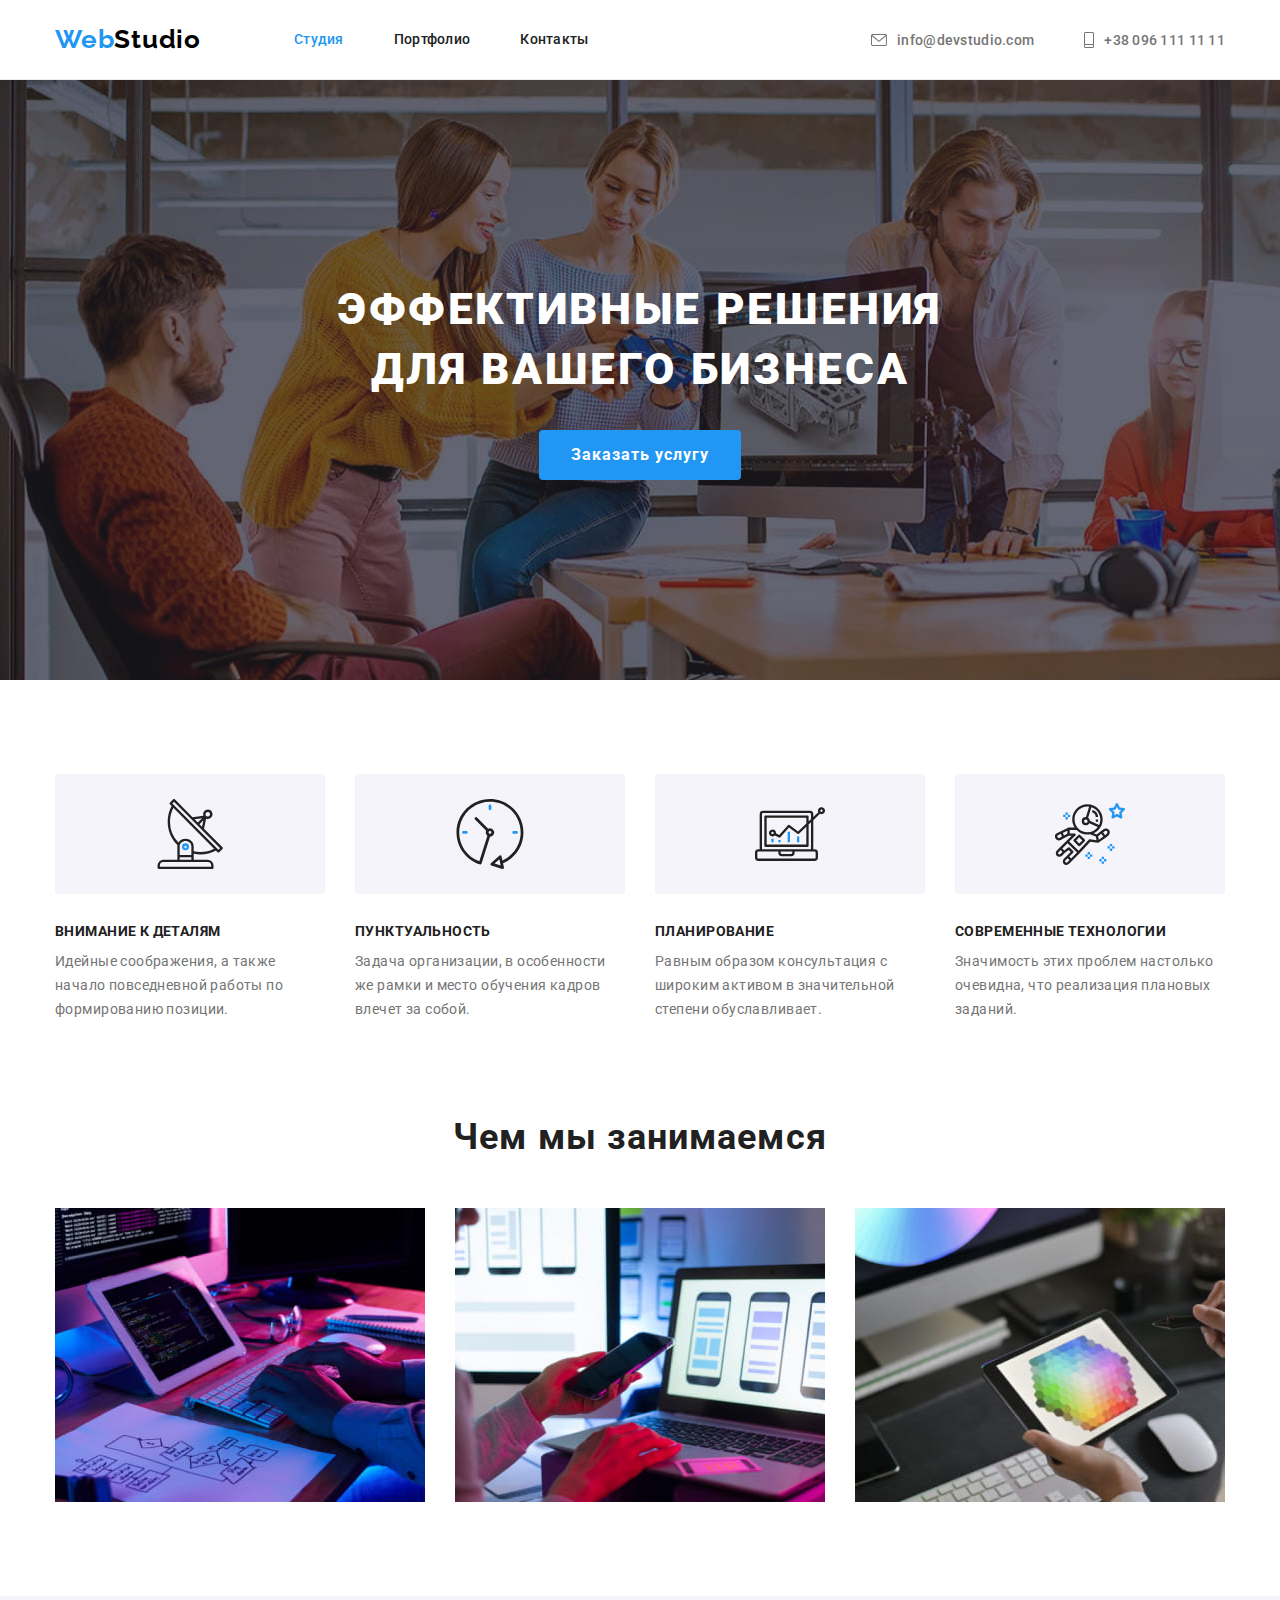
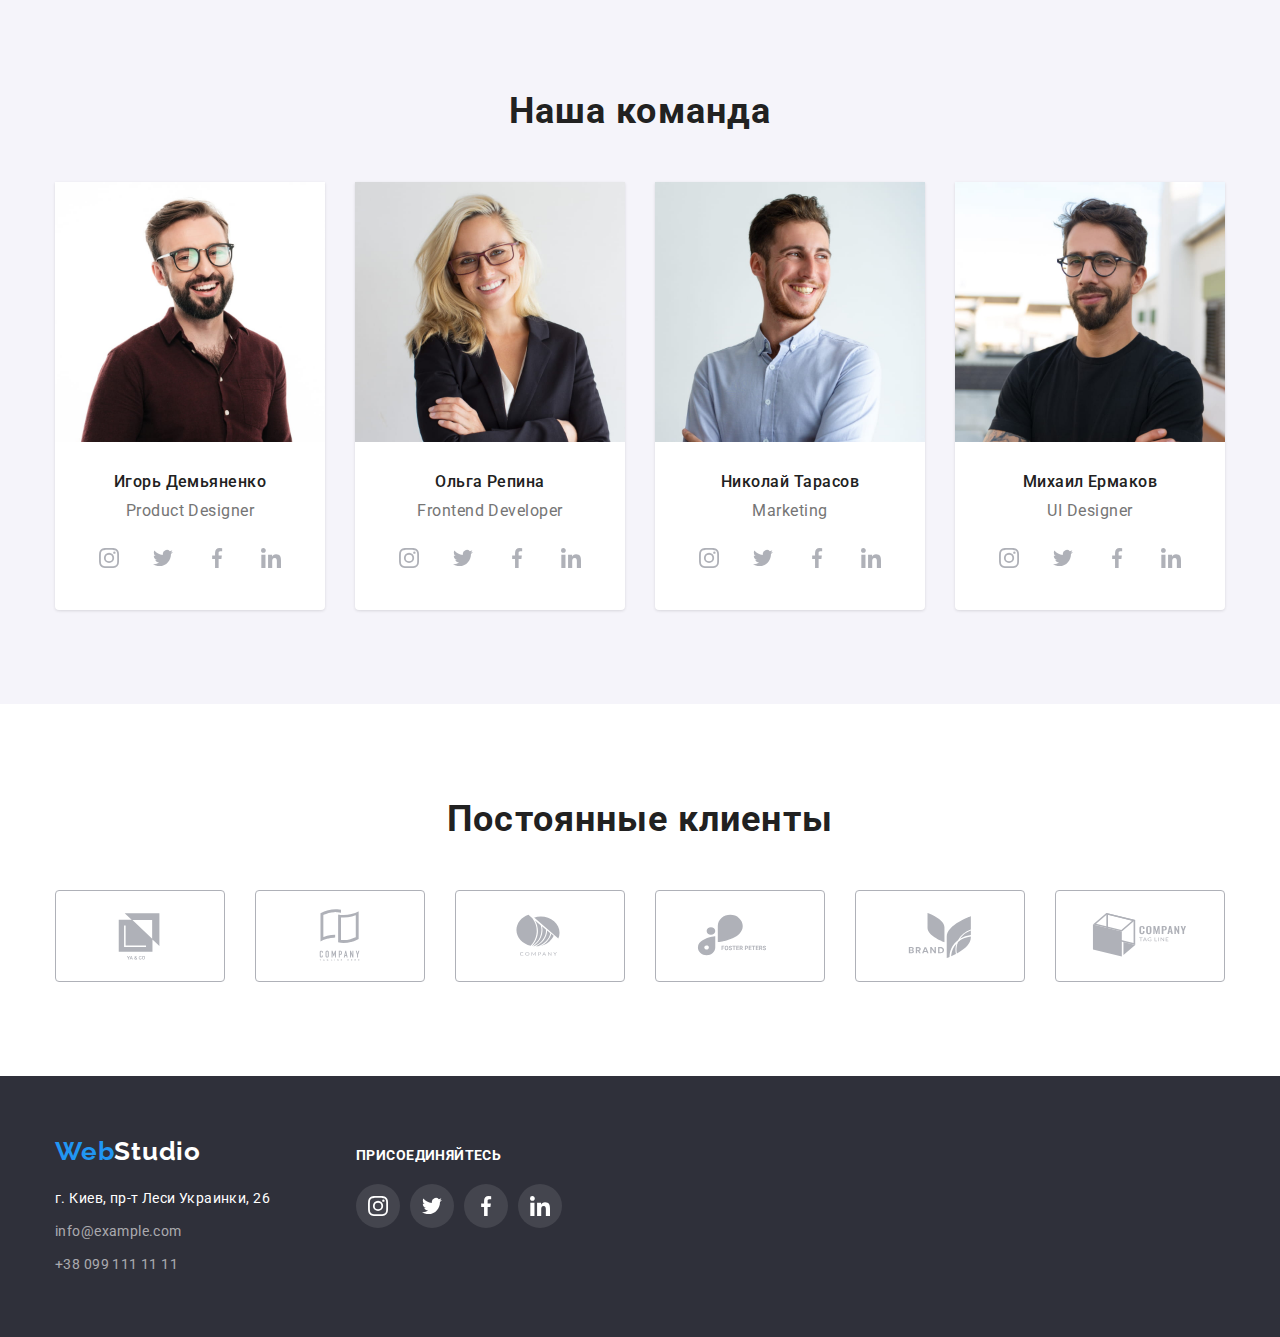
<file: index.html>
<!DOCTYPE html>
<html lang="ru">
<head>
  <meta charset="UTF-8">
  <meta http-equiv="X-UA-Compatible" content="IE=edge">
  <meta name="viewport" content="width=device-width, initial-scale=1.0">
  <title>WebStudio</title>
  <link rel="stylesheet" href="https://cdnjs.cloudflare.com/ajax/libs/modern-normalize/0.6.0/modern-normalize.min.css">
  <link
    href="https://fonts.googleapis.com/css2?family=Raleway:wght@700&family=Roboto:wght@400;500;700;900&display=swap"
    rel="stylesheet">
  <link rel="stylesheet" href="./css/styles.css">

</head>

<body>

  <!--шапка сайта-->
  <header>
    <div class="container">
      <nav>
        <a href="./index.html" class="logo"><span class="web">Web</span>Studio</a>

        <ul class="site-nav list">
          <li class="item"><a href="./index.html" class="link active">Студия</a></li>
          <li class="item"><a href="./portfolio.html" class="link">Портфолио</a></li>
          <li class="item"><a href="#" class="link">Контакты</a></li>
        </ul>

      </nav>
      <ul class="contacts-header list">
        <li class="item">
          <a href="mailto:info@devstudio.com" class="contact-email">
            <svg class="email-icon" width="16" height="12">
              <use href="./images/sprite.svg#envelope"></use>
            </svg>
            info@devstudio.com
          </a>
        </li>
        <li class="item">
          <a href="tel:+380961111111" class="contact-tel">
            <svg class="tel-icon" width="10" height="16">
              <use href="./images/sprite.svg#mobile"></use>
            </svg>
            +38 096 111 11 11</a>
        </li>
      </ul>
    </div>

  </header>

  <main>

    <!--Герой-->
    <section class="hero section">
      <div class="hero-container">
        <h1 class="hero-title">Эффективные решения <br> для вашего бизнеса</h1>
        <button type="button" class="main-button">Заказать услугу</button>
      </div>
    </section>

    <!--Про компанию-->
    <section class="about-company section">
      <div class="container">
        <h2 class="about-company-title visually-hidden">Про компанию</h2>
        <ul class="features-list list">
          <li class="item">
            <div class="feature-item-wrapper">
              <svg class="attention-icon" width="70" height="70">
                <use href="./images/sprite.svg#antenna"></use>
              </svg>
            </div>
            <h3 class="feature-title">Внимание к деталям</h3>
            <p>Идейные соображения, а также начало повседневной работы по формированию позиции.</p>
          </li>
          <li class="item">
            <div class="feature-item-wrapper">
              <svg class="punctuality-icon" width="70" height="70">
                <use href="./images/sprite.svg#clock"></use>
              </svg>
            </div>
            <h3 class="feature-title">Пунктуальность</h3>
            <p>Задача организации, в особенности же рамки и место обучения кадров влечет за собой.</p>
          </li>
          <li class="item">
            <div class="feature-item-wrapper">
              <svg class="planning-icon" width="70" height="70">
                <use href="./images/sprite.svg#diagram"></use>
              </svg>
            </div>
            <h3 class="feature-title">Планирование</h3>
            <p>Равным образом консультация с широким активом в значительной степени обуславливает.</p>
          </li>
          <li class="item">
            <div class="feature-item-wrapper">
              <svg class="technologies-icon" width="70" height="70">
                <use href="./images/sprite.svg#astronaut"></use>
              </svg>
            </div>
            <h3 class="feature-title">Современные технологии</h3>
            <p>Значимость этих проблем настолько очевидна, что реализация плановых заданий.</p>
          </li>
        </ul>
      </div>
    </section>

    <!-- чем занимается команда -->
    <section class="activity section">
      <div class="container">
        <h2 class="activity-title">Чем мы занимаемся</h2>
        <ul class="activity-list list">
          <li class="item"><img src="./images/pagination.jpg" alt="Вёрстка" width="370"></li>
          <li class="item"><img src="./images/stylization.jpg" alt="Стилизация" width="370"></li>
          <li class="item"><img src="./images/design.jpg" alt="Дизайн" width="370"></li>
        </ul>
      </div>
    </section>

    <!--Наша команда-->
    <section class="team section">
      <div class="container">
        <h2 class="team-title">Наша команда</h2>
        <ul class="team-list list">

          <li class="item">
            <img src="./images/productdesigner.jpg" lang="en" alt="Product Designer" width="270">
            <div class="team-descr">
              <h3 class="team-member">Игорь Демьяненко</h3>
              <p class="position" lang="en">Product Designer</p>

              <!-- list of icons -->
              <ul class="team-links-list">
                <li class="team-link-item">
                  <a href="" class="team-link">
                    <svg class="link-icon" width="20" height="20">
                    <use href="./images/sprite.svg#instagram"></use>
                    </svg>
                  </a>

                </li>
                <li class="team-link-item">
                  <a href="" class="team-link">
                    <svg class="link-icon" width="20" height="20">
                    <use href="./images/sprite.svg#twitter"></use>
                    </svg>
                  </a>

                </li>
                <li class="team-link-item">
                  <a href="" class="team-link">
                    <svg class="link-icon" width="20" height="20">
                    <use href="./images/sprite.svg#facebook"></use>
                    </svg>
                  </a>

                </li>
                <li class="team-link-item">
                  <a href="" class="team-link">
                    <svg class="link-icon" width="20" height="20">
                    <use href="./images/sprite.svg#linkedin"></use>
                    </svg>
                  </a>
                </li>
              </ul>
            </div>


          </li>
          <li class="item">
            <img src="./images/frontenddeveloper.jpg" lang="en" alt="Frontend Developer" width="270">
            <div class="team-descr">
              <h3 class="team-member">Ольга Репина</h3>
              <p class="position" lang="en">Frontend Developer</p>

              <!-- list of icons -->

              <ul class="team-links-list">
                <li class="team-link-item">
                  <a href="" class="team-link">
                    <svg class="link-icon" width="20" height="20">
                      <use href="./images/sprite.svg#instagram"></use>
                    </svg>
                  </a>

                </li>
                <li class="team-link-item">
                  <a href="" class="team-link">
                    <svg class="link-icon" width="20" height="20">
                      <use href="./images/sprite.svg#twitter"></use>
                    </svg>
                  </a>

                </li>
                <li class="team-link-item">
                  <a href="" class="team-link">
                    <svg class="link-icon" width="20" height="20">
                      <use href="./images/sprite.svg#facebook"></use>
                    </svg>
                  </a>

                </li>
                <li class="team-link-item">
                  <a href="" class="team-link">
                    <svg class="link-icon" width="20" height="20">
                      <use href="./images/sprite.svg#linkedin"></use>
                    </svg>
                  </a>
                </li>
              </ul>
            </div>

          </li>
          <li class="item">
            <img src="./images/marketing.jpg" lang="en" alt="Marketing" width="270">
            <div class="team-descr">
              <h3 class="team-member">Николай Тарасов</h3>
              <p class="position" lang="en">Marketing</p>

              <!-- list of icons -->

              <ul class="team-links-list">
                <li class="team-link-item">
                  <a href="" class="team-link">
                    <svg class="link-icon" width="20" height="20">
                      <use href="./images/sprite.svg#instagram"></use>
                    </svg>
                  </a>

                </li>
                <li class="team-link-item">
                  <a href="" class="team-link">
                    <svg class="link-icon" width="20" height="20">
                      <use href="./images/sprite.svg#twitter"></use>
                    </svg>
                  </a>

                </li>
                <li class="team-link-item">
                  <a href="" class="team-link">
                    <svg class="link-icon" width="20" height="20">
                      <use href="./images/sprite.svg#facebook"></use>
                    </svg>
                  </a>

                </li>
                <li class="team-link-item">
                  <a href="" class="team-link">
                    <svg class="link-icon" width="20" height="20">
                      <use href="./images/sprite.svg#linkedin"></use>
                    </svg>
                  </a>
                </li>
              </ul>
            </div>

          </li>
          <li class="item">
            <img src="./images/uidesigner.jpg" lang="en" alt="UI Designer" width="270">
            <div class="team-descr">
              <h3 class="team-member">Михаил Ермаков</h3>
              <p class="position" lang="en">UI Designer</p>

              <!-- list of icons -->

              <ul class="team-links-list">
                <li class="team-link-item">
                  <a href="" class="team-link">
                    <svg class="link-icon" width="20" height="20">
                      <use href="./images/sprite.svg#instagram"></use>
                    </svg>
                  </a>

                </li>
                <li class="team-link-item">
                  <a href="" class="team-link">
                    <svg class="link-icon" width="20" height="20">
                      <use href="./images/sprite.svg#twitter"></use>
                    </svg>
                  </a>

                </li>
                <li class="team-link-item">
                  <a href="" class="team-link">
                    <svg class="link-icon" width="20" height="20">
                      <use href="./images/sprite.svg#facebook"></use>
                    </svg>
                  </a>

                </li>
                <li class="team-link-item">
                  <a href="" class="team-link">
                    <svg class="link-icon" width="20" height="20">
                      <use href="./images/sprite.svg#linkedin"></use>
                    </svg>
                  </a>
                </li>
              </ul>
            </div>
          </li>
        </ul>
      </div>
    </section>

  </main>

<!-- regular customers -->
    <section class="customers section">
      <div class="container">
        <h2 class="customers-title">
          Постоянные клиенты
        </h2>
        <ul class="customers-list">

          <li class="customer-item">
            <a href="" class="customer-link">
              <svg class="customer-icon" width="106" height="60">
                <use href="./images/sprite.svg#client1"></use>
              </svg>
            </a>
          </li>

          <li class="customer-item">
            <a href="" class="customer-link">
              <svg class="customer-icon" width="106" height="60">
                <use href="./images/sprite.svg#client2"></use>
              </svg>
            </a>
          </li>

          <li class="customer-item">
            <a href="" class="customer-link">
              <svg class="customer-icon" width="106" height="60">
                <use href="./images/sprite.svg#client3"></use>
              </svg>
            </a>
          </li>

          <li class="customer-item">
            <a href="" class="customer-link">
              <svg class="customer-icon" width="106" height="60">
                <use href="./images/sprite.svg#client4"></use>
              </svg>
            </a>
          </li>

          <li class="customer-item">
            <a href="" class="customer-link">
              <svg class="customer-icon" width="106" height="60">
                <use href="./images/sprite.svg#client5"></use>
              </svg>
            </a>
          </li>

          <li class="customer-item">
            <a href="" class="customer-link">
              <svg class="customer-icon" width="106" height="60">
                <use href="./images/sprite.svg#client6"></use>
              </svg>
            </a>
          </li>

        </ul>
      </div>
    </section>


  <footer>
    <div class="container">
      <div class="contact-info">
        <a href="./index.html" class="footer-logo"><span class="web">Web</span>Studio</a>
        <address>
          <ul class="contacts list">
            <li><a href="#" class="physical-address">г. Киев, пр-т Леси Украинки, 26 </a></li>
            <li><a href="mailto:info@example.com" class="footer-email">info@example.com</a></li>
            <li><a href="tel:+380991111111" class="footer-tel">+38 099 111 11 11</a></li>
          </ul>
        </address>
      </div>

      <div class="join-us">
        <h2 class="join-us-title">присоединяйтесь</h2>
        <ul class="join-us-list">

          <li class="join-us-item">
            <a href="" class="join-us-link">
              <svg class="join-link-icon" width="20" height="20">
              <use href="./images/sprite.svg#instagram"></use>
              </svg>
            </a>

          </li>
          <li class="join-us-item">
            <a href="" class="join-us-link">
              <svg class="join-link-icon" width="20" height="20">
              <use href="./images/sprite.svg#twitter"></use>
              </svg>
            </a>

          </li>
          <li class="join-us-item">
            <a href="" class="join-us-link">
              <svg class="join-link-icon" width="20" height="20">
              <use href="./images/sprite.svg#facebook"></use>
              </svg>
            </a>

          </li>
          <li class="join-us-item">
            <a href="" class="join-us-link">
              <svg class="join-link-icon" width="20" height="20">
              <use href="./images/sprite.svg#linkedin"></use>
              </svg>
            </a>
          </li>
        </ul>
      </div>


    </div>

  </footer>
</body>
</html>
</file>
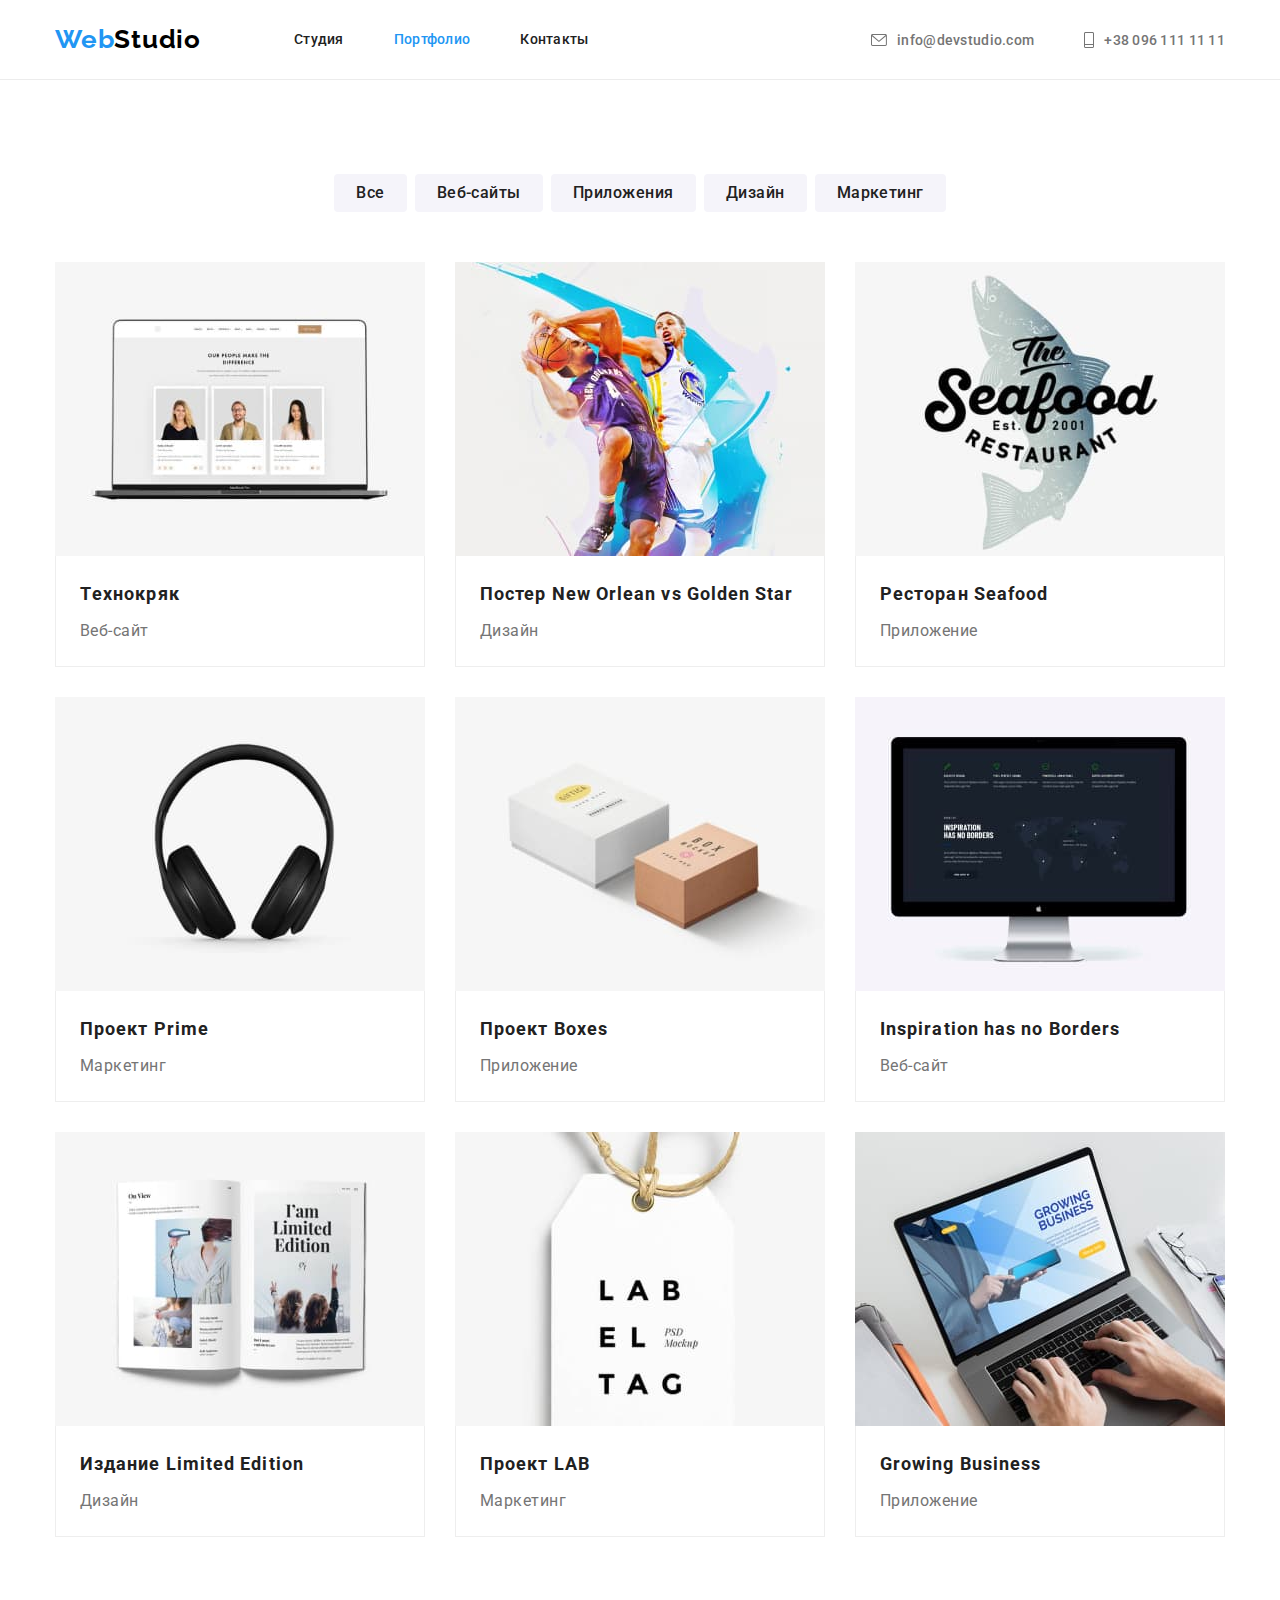
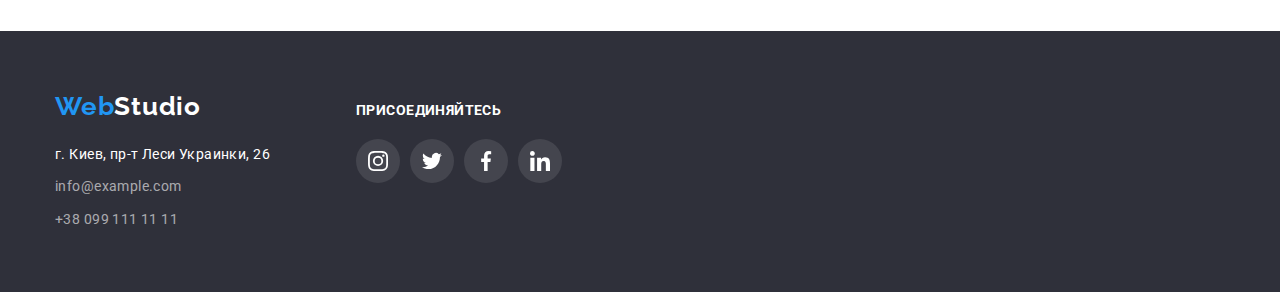
<file: portfolio.html>
<!DOCTYPE html>
<html lang="ru">

<head>
  <meta charset="UTF-8">
  <meta http-equiv="X-UA-Compatible" content="IE=edge">
  <meta name="viewport" content="width=device-width, initial-scale=1.0">
  <title>Portfolio</title>
  <link rel="stylesheet" href="https://cdnjs.cloudflare.com/ajax/libs/modern-normalize/0.6.0/modern-normalize.min.css">
  <link
    href="https://fonts.googleapis.com/css2?family=Raleway:wght@700&family=Roboto:wght@400;500;700;900&display=swap"
    rel="stylesheet">
  <link rel="stylesheet" href="./css/styles.css">
</head>

<body>

  <!--шапка сайта-->
  <header>
    <div class="container">
      <nav>
        <a href="./index.html" class="logo"><span class="web">Web</span>Studio</a>

        <ul class="site-nav list">
          <li class="item"><a href="./index.html" class="link">Студия</a></li>
          <li class="item"><a href="./portfolio.html" class="link active">Портфолио</a></li>
          <li class="item"><a href="#" class="link">Контакты</a></li>
        </ul>

      </nav>
      <ul class="contacts-header list">
        <li class="item">
          <a href="mailto:info@devstudio.com" class="contact-email">
            <svg class="email-icon" width="16" height="12">
              <use href="./images/sprite.svg#envelope"></use>
            </svg>
            info@devstudio.com
          </a>
        </li>
        <li class="item">
          <a href="tel:+380961111111" class="contact-tel">
            <svg class="tel-icon" width="10" height="16">
              <use href="./images/sprite.svg#mobile"></use>
            </svg>
            +38 096 111 11 11</a>
        </li>
      </ul>
    </div>

  </header>


  <!-- Портфолио -->
  <main>
    <section class="portfolio section">
      <h1 class="portfolio-title visually-hidden">Портфолио</h1>

    <!-- фильтр проектов -->

      <div class="container">
        <ul class="filter-list list">
          <li><button type="button" class="filter-button">Все</button></li>
          <li><button type="button" class="filter-button">Веб-сайты</button></li>
          <li><button type="button" class="filter-button">Приложения</button></li>
          <li><button type="button" class="filter-button">Дизайн</button></li>
          <li><button type="button" class="filter-button">Маркетинг</button></li>
        </ul>
      </div>

        <!-- список проектов -->
      <div class="project-list-container container">
        <ul class="project-list list">

          <li class="project-list-item">
            <a href="#" class="project-link">
              <img src="./images/portfolio/a.jpg" alt="technokryak">
              <div class="project-descr">
                <h2 class="project-name">Tехнокряк</h2>
                <p class="project-type">Веб-сайт</p>
              </div>
            </a>
          </li>

          <li class="project-list-item">
            <a href="#" class="project-link">
              <img src="./images/portfolio/b.jpg" alt="basketball">
              <div class="project-descr">
                <h2 class="project-name">Постер <span lang="en">New Orlean vs Golden Star</span></h2>
                <p class="project-type">Дизайн</p>
              </div>
            </a>
          </li>

          <li class="project-list-item">
            <a href="#" class="project-link">
              <img src="./images/portfolio/c.jpg" alt="logoseafood">
              <div class="project-descr">
                <h2 class="project-name">Ресторан <span lang="en">Seafood</span></h2>
                <p class="project-type">Приложение</p>
              </div>
            </a>
          </li>

          <li class="project-list-item">
            <a href="#" class="project-link">
              <img src="./images/portfolio/d.jpg" alt="headset">
              <div class="project-descr">
                <h2 class="project-name">Проект <span lang="en">Prime</span></h2>
                <p class="project-type">Маркетинг</p>
              </div>
            </a>
          </li>

          <li class="project-list-item">
            <a href="#" class="project-link">
              <img src="./images/portfolio/e.jpg" alt="box">
              <div class="project-descr">
                <h2 class="project-name">Проект <span lang="en"></span> Boxes</h2>
                <p class="project-type">Приложение</p>
              </div>
            </a>
          </li>

          <li class="project-list-item">
            <a href="#" class="project-link">
              <img src="./images/portfolio/f.jpg" alt="monitor">
              <div class="project-descr">
                <h2 class="project-name" lang="en">Inspiration has no Borders</h2>
                <p class="project-type">Веб-сайт</p>
              </div>
            </a>
          </li>

          <li class="project-list-item">
            <a href="#" class="project-link">
              <img src="./images/portfolio/g.jpg" alt="book">
              <div class="project-descr">
                <h2 class="project-name">Издание <span lang="en">Limited Edition</span></h2>
                <p class="project-type">Дизайн</p>
              </div>
            </a>
          </li>

          <li class="project-list-item">
            <a href="#" class="project-link">
              <img src="./images/portfolio/h.jpg" alt="label">
              <div class="project-descr">
                <h2 class="project-name">Проект <span lang="en">LAB</span></h2>
                <p class="project-type">Маркетинг</p>
              </div>
            </a>
          </li>

          <li class="project-list-item">
            <a href="#" class="project-link">
              <img src="./images/portfolio/i.jpg" alt="laptop">
              <div class="project-descr">
                <h2 class="project-name" lang="en">Growing Business</h2>
                <p class="project-type">Приложение</p>
              </div>
            </a>
          </li>
        </ul>
      </div>

    </section>
  </main>


  <!-- футер -->
  <footer>
    <div class="container">
      <div class="contact-info">
        <a href="./index.html" class="footer-logo"><span class="web">Web</span>Studio</a>
        <address>
          <ul class="contacts list">
            <li><a href="#" class="physical-address">г. Киев, пр-т Леси Украинки, 26 </a></li>
            <li><a href="mailto:info@example.com" class="footer-email">info@example.com</a></li>
            <li><a href="tel:+380991111111" class="footer-tel">+38 099 111 11 11</a></li>
          </ul>
        </address>
      </div>

      <div class="join-us">
        <h2 class="join-us-title">присоединяйтесь</h2>
        <ul class="join-us-list">

          <li class="join-us-item">
            <a href="" class="join-us-link">
              <svg class="join-link-icon" width="20" height="20">
                <use href="./images/sprite.svg#instagram"></use>
              </svg>
            </a>

          </li>
          <li class="join-us-item">
            <a href="" class="join-us-link">
              <svg class="join-link-icon" width="20" height="20">
                <use href="./images/sprite.svg#twitter"></use>
              </svg>
            </a>

          </li>
          <li class="join-us-item">
            <a href="" class="join-us-link">
              <svg class="join-link-icon" width="20" height="20">
                <use href="./images/sprite.svg#facebook"></use>
              </svg>
            </a>

          </li>
          <li class="join-us-item">
            <a href="" class="join-us-link">
              <svg class="join-link-icon" width="20" height="20">
                <use href="./images/sprite.svg#linkedin"></use>
              </svg>
            </a>
          </li>
        </ul>
      </div>
    </div>

  </footer>
</body>

</html>
</file>
<file: css/styles.css>
/* Палитра Цветов */

:root {
  --primary-text-color: #757575;
  --accent: #2196F3;
  --title-text-color: #212121;
  --site-nav-links-color: #212121;
  --footer-contacts-color: rgba(255, 255, 255, 0.6);
  --primary-background-color: #FFFFFF;
  --secondary-background-color: #F5F4FA;
  --add-background-color: #2F303A;
  --icon-primary-color: #AFB1B8
}

body {
  background-color: var(--primary-background-color);
  color: var(--primary-text-color);
  font-family: 'Roboto', sans-serif;
  font-weight: 400;
  font-size: 14px;
  line-height: 1.71;
  letter-spacing: 0.03em;
}

h1,h2,h3,h4,h5,h6,ul,li,p {
  margin: 0;
  padding: 0;
}

/* Шапка */

header {
  border-bottom: 1px solid #ECECEC;
}

.container {
  margin-left: auto;
  margin-right: auto;

  width: 1200px;
  padding-left: 15px;
  padding-right: 15px;
}

.section {
  padding: 94px 0;
}

header > .container {
  display: flex;
  justify-content: space-between;
  align-items: center;
}

header nav {
  display: flex;
  align-items: center;
}

.site-nav {
  display: flex;
}

header .contacts-header {
  display: flex;
}

.logo {
  padding-top: 24px;
  padding-bottom: 24px;
  margin-right: 93px;
  display: inline-block;

  color: #000000;

  font-family: 'Raleway';
  font-weight: 700;
  font-size: 26px;
  line-height: 1.2;
  letter-spacing: 0.03em;
  text-decoration: none;
}

.web {
  color: #2196F3;
}

.list {
  list-style: none;
}

.link,
.contact-email,
.contact-tel {
  display: block;
  text-decoration: none;
  padding-top: 20px;
  padding-bottom: 20px;
}

.contact-email {
  display: flex;
  align-items: center;
}

.email-icon {
  margin-right: 10px;
  fill: var(--primary-text-color);
}

.contact-tel {
  display: flex;
  align-items: center;
}

.tel-icon {
  margin-right: 10px;
  fill: var(--primary-text-color);
}


.link {
  color: var(--site-nav-links-color);
  font-weight: 500;
  font-size: 14px;
  line-height: 1.14;
  letter-spacing: 0.02em;
}

.site-nav .item + .item,
.contacts-header .item + .item {
  margin-left: 50px;
}

.active {
  color: var(--accent);
}

.contact-email,
.contact-tel {
  color: var(--primary-text-color);
  font-weight: 500;
  font-size: 14px;
  line-height: 16px;
  letter-spacing: 0.02em;
}

.link:hover,
.contact-email:hover,
.contact-tel:hover,
.link:focus,
.contact-email:focus,
.contact-tel:focus {
  color: var(--accent);
}

.contact-email:hover .email-icon,
.contact-tel:hover .tel-icon,
.contact-email:focus .email-icon,
.contact-tel:focus .tel-icon {
  fill: var(--accent);
}


/* страница Студия */
/* Герой */

.hero.section {
  padding: 0 0;
  /* background-color: var(--add-background-color); */

  text-align: center;
}

.hero-container {
  max-width: 1600px;
  margin-left: auto;
  margin-right: auto;
  padding-top: 200px;
  padding-bottom: 200px;
  background-color: var(--add-background-color);
  background-image:
    linear-gradient(to right,
      rgba(47, 48, 58, 0.4),
      rgba(47, 48, 58, 0.4)
      ),
    url(../images/herobcgrnd.jpg);
  background-size: cover;
  background-repeat: no-repeat;


}

button {
  position: center;
  font-family: inherit;
  cursor: pointer;
  border: none;
  border-radius: 4px;
}

button:hover,
button:focus {
  background-color: var(--accent);
  color: #ffffff;
}

.main-button {
  margin-left: auto;
  margin-right: auto;
  background: var(--accent);
  color: #FFFFFF;
  font-weight: 700;
  font-size: 16px;
  line-height: 1.88;
  letter-spacing: 0.06em;
  padding: 10px 32px;
}

.hero-title {
  margin-bottom: 30px;

  color: #FFFFFF;
  font-weight: 900;
  font-size: 44px;
  line-height: 1.36;
  text-align: center;
  letter-spacing: 0.06em;
  text-transform: uppercase;

}

/* Про компанию */



/* заголовки скрыты полностью. Неправильно, как правильно, расскажут позже, сделано для стиллизации */
/* .about-company-title,
.portfolio-title {
  display: none;
  visibility: hidden;
} */

.visually-hidden {
  position: absolute;
  width: 1px;
  height: 1px;
  margin: -1px;
  border: 0;
  padding: 0;
  clip: rect(0 0 0 0);
  overflow: hidden;
}

.feature-title {
  margin-bottom: 10px;
  color: var(--title-text-color);
  font-style: normal;
  font-weight: 700;
  font-size: 14px;
  line-height: 1.14;
  letter-spacing: 0.03em;
  text-transform: uppercase;
}

.features-list {
  display: flex;
  flex-wrap: wrap;
}


/* задает отступ справа всем элементам списка, кроме каждого 4го,
 начиная с 4го */
.features-list .item:not(.features-list .item:nth-child(4n + 4)) {
  margin-right: 30px;
}

.features-list > .item {
  width: calc((100% - 90px) / 4);
}

.feature-item-wrapper {
  width: 100%;
  height: 120px;
  margin-bottom: 30px;

  display: flex;
  justify-content: center;
  align-items: center;
  border-radius: 4px;
  background-color: var(--secondary-background-color);
}




/* Чем занимается команда */

.activity {
  padding-top: 0;
}

.activity-title,
.team-title,
.customers-title {
  margin-bottom: 50px;
  color: var(--title-text-color);
  font-weight: 700;
  font-size: 36px;
  line-height: 1.17;
  letter-spacing: 0.03em;
  text-align: center;
}



.activity-list {
  display: flex;
  flex-wrap: wrap;
}

.activity-list .item {
  width: calc((100% - 60px) / 3);
}


/* задает display:block картинке чтобы убрать нижний "отступ", чтобы картинка и li имели одинаковую высоту */
.activity-list img {
  display: block;
}


/* задает отступы справа всем элементам, кроме последнего */
.activity-list .item:not(:last-child) {
  margin-right: 30px;
}


/* Наша комарда */

.team {
  background-color: var(--secondary-background-color);
}

.team > .container {
  padding: 0 15px;
}



/* задает display:block картинке чтобы убрать нижний "отступ" */
.team-list img {
  display: block;
}

.team-list .item {
  width: calc((100% - 90px) / 4);

  background-color: #FFFFFF;
  border-bottom-left-radius: 4px;
  border-bottom-right-radius: 4px;
  box-shadow: 0px 4px 4px 0px rgba(0, 0, 0, 0.25);
  box-shadow: 0px 2px 1px 0px rgba(0, 0, 0, 0.2);

  box-shadow: 0px 1px 1px 0px rgba(0, 0, 0, 0.14);

  box-shadow: 0px 1px 3px 0px rgba(0, 0, 0, 0.12);
}

/* задает отступы справа всем єлементам кроме последнего */
.team-list .item:not(.team-list .item:last-child) {
  margin-right: 30px;
}

.team-descr {
  padding: 30px 32px;

}

.team-member {
  margin-bottom: 10px;

  text-align: center;
  color: var(--title-text-color);
  font-weight: 500;
  font-size: 16px;
  line-height: 1.19;
  letter-spacing: 0.03em;
}

.position {
  margin-bottom: 16px;
  text-align: center;

  color: var(--primary-text-color);
  font-size: 16px;
  line-height: 1.19;
  letter-spacing: 0.03em;
}

.team-list {
  display: flex;
  flex-wrap: wrap;
}

.team-links-list {
  display: flex;
  justify-content: space-between;
  align-items: center;
  list-style: none;

}


.team-link-item {
  width: 44px;
  height: 44px;
  border-radius: 50%;
  background-color: #FFFFFF;
  /* outline: 1px dotted red; */

}


.team-link {
  width: 44px;
  height: 44px;
  border-radius: 50%;
  display: flex;
  justify-content: center;
  align-items: center;
}



.team-link:hover,
.team-link:focus {
  background-color: var(--accent);
}




.team-link:hover .link-icon,
.team-link:focus .link-icon {
  fill: #FFFFFF;
}


.link-icon {
  display: block;
  fill: var(--icon-primary-color);
}


/* regular customers */

.customers-list {
  list-style: none;
  display: flex;
  justify-content: space-between;

}

.customer-link {
  width: 170px;
  height: 92px;
  border: 1px solid #AFB1B8;
  border-radius: 4px;
  display: flex;
  justify-content: center;
  align-items: center;
}

.customer-icon {
  fill: var(--icon-primary-color);
}


.customer-link:hover,
.customer-link:focus {
  border-color: var(--accent);
  fill: var(--accent);
}

.customer-link:hover .customer-icon,
.customer-link:focus .customer-icon {
  fill: var(--accent);
}






/* Футер */
footer {
  background-color: var(--add-background-color);
}
footer {
  padding-top: 60px;
  padding-bottom: 60px;
}

footer>.container {
  padding: 0 15px;
  display: flex;
}

.contact-info {
  min-width: 231px;
}

.footer-logo {
  display: inline-block;
  margin-bottom: 20px;
  color: #FFFFFF;
  font-family: 'Raleway';
  font-weight: 700;
  font-size: 26px;
  line-height: 1.2;
  letter-spacing: 0.03em;
  text-decoration: none;
}

.physical-address,
.footer-tel,
.footer-email {
  display: inline-block;
  text-decoration: none;
  font-style: normal;
}

.physical-address,
.footer-email {
  margin-bottom: 9px;
}

.physical-address:hover,
.footer-email:hover,
.footer-tel:hover,
.physical-address:focus,
.footer-email:focus,
.footer-tel:focus {
  color: var(--accent);
}

.physical-address {
  color: #FFFFFF;
  font-weight: 400;
  font-size: 14px;
  line-height: 1.71;
  letter-spacing: 0.03em;
}

.footer-tel,
.footer-email {
  color: rgba(255, 255, 255, 0.6);
  font-weight: 400;
  font-size: 14px;
  line-height: 1.71;
  letter-spacing: 0.03em;
}


.join-us {
  margin-top: 12px;
  margin-left: 70px;
}

.join-us-title {
  margin-bottom: 20px;
  font-size: 14px;
  font-weight: 700;
  line-height: 1.14;
  letter-spacing: 0.03em;
  text-align: left;
  text-transform: uppercase;
  color: #FFFFFF;
}

.join-us-list {
  list-style: none;
  display: flex;
  min-width: 206px;
}

.join-us-link {
  width: 44px;
  height: 44px;
  border-radius: 50%;
  background-color: rgba(255, 255, 255, 0.1);
  display: flex;
  justify-content: center;
  align-items: center;
}

.join-link-icon {
  fill: #FFFFFF;
}

.join-us-link:hover,
.join-us-link:focus {
  background-color: var(--accent);

}


.join-us-item:not(:last-child) {
  margin-right: 10px;
}

/* Портфолио */
/* список проектов */

.filter-list {
  margin-bottom: 50px;
  display: flex;
  justify-content: center;
}


/* задает отступы справа всем элементам кроме последнего */
.filter-list > li:not(:last-child) {
  margin-right: 8px;
}

.filter-button {
  padding: 6px 22px;

  background: #F5F4FA;
  color: var(--site-nav-links-color);
  font-weight: 500;
  font-size: 16px;
  line-height: 1.62;
  letter-spacing: 0.03em;
}


.filter-button:hover,
.filter-button:focus {
  box-shadow: 0px 2px 2px 0px rgba(0, 0, 0, 0.12);
  box-shadow: 0px 1px 2px 0px rgba(0, 0, 0, 0.08);
  box-shadow: 0px 3px 1px 0px rgba(0, 0, 0, 0.1);
}

.project-list-container {
  /* outline: 4px solid red; */
  display: flex;
  /* указываем для того чтобы синий контейнер (который служит оберткой для карточек) смог уехать выше красного - основного. для лучшей визуализации неподвижный контейнер сделан толще*/
}


.project-list {
  display: flex;
  flex-wrap: wrap;
  /* outline: 2px solid blue; */
  /* margin: -15px; */
  margin-top: -30px;
  margin-left: -30px;
}

/* за счет того что даем    margin: -30px;, ширина .project-list увеличивается с 1170px на 30+30, поэтому и ширина карточек которая считается по формуле width: calc((100% - 60px) / 3), тоже увеличивается с 366.99 px до 390 px, и они со своими маржинами не влазят в CONTAINER шириной 1200пх */

/* !!!!!!!!!!!!!!!!!!!!!!!!!!!!!!!!!!!!! */

/* при таком расчете нужно считать width: calc((100% - 90px) / 3), 90, так как у нас теперь уже не два марджина, а 3 по 30px или 6 по 15px */

.project-list-item {
  flex-basis: calc((100% - 90px) / 3);
  /* outline: 2px solid violet; */
  /* margin: 15px; */
  margin-top: 30px;
  margin-left: 30px;
}



/* Можно также посчитать ширину карточки по формуле ниже, но при этом нужно НЕ задавать margin крайним правым и трем нижним элементам.
При этом нужно удалить margins в селекторах .project-list и .project-list-item и использовать свойства ниже */

/* .project-list-item {
  width: calc((100% - 60px) / 3);
  outline: 2px solid violet;
  margin-top: 30px;
  margin-left: 30px;
} */

/* задает отступы справа всем єлементам кроме каждого третего */
/* .project-list-item:not(.project-list-item:nth-child(3n)) {
  margin-right: 30px;
} */


/* задает отступы снизу всем єлементам кроме трех последних */
/* .project-list-item:not(.project-list-item:nth-last-child(-n+3)) {
  margin-bottom: 30px;
} */




.project-link {
  text-decoration: none;
}

.project-link img {
  display: block;
}

.project-list-item:hover,
.project-list-item:focus {
  box-shadow: 1px 4px 6px 0px rgba(0, 0, 0, 0.16);
  box-shadow: 0px 4px 4px 0px rgba(0, 0, 0, 0.06);
  box-shadow: 0px 1px 1px 0px rgba(0, 0, 0, 0.12);
}



.project-name:hover,
.project-name:focus,
.project-type:hover,
.project-type:focus {
  color: var(--accent);
}


.project-name {
  margin-bottom: 4px;
  color: var(--title-text-color);
  font-weight: 700;
  font-size: 18px;
  line-height: 2;
  letter-spacing: 0.06em;
}

.project-type {
  color: var(--primary-text-color);
  font-weight: 400;
  font-size: 16px;
  line-height: 1.88;
  letter-spacing: 0.03em;
}

.project-descr {
  padding: 20px 24px;
  border-left: 1px solid #EEEEEE;
  border-bottom: 1px solid #EEEEEE;
  border-right: 1px solid #EEEEEE;
}
</file>
